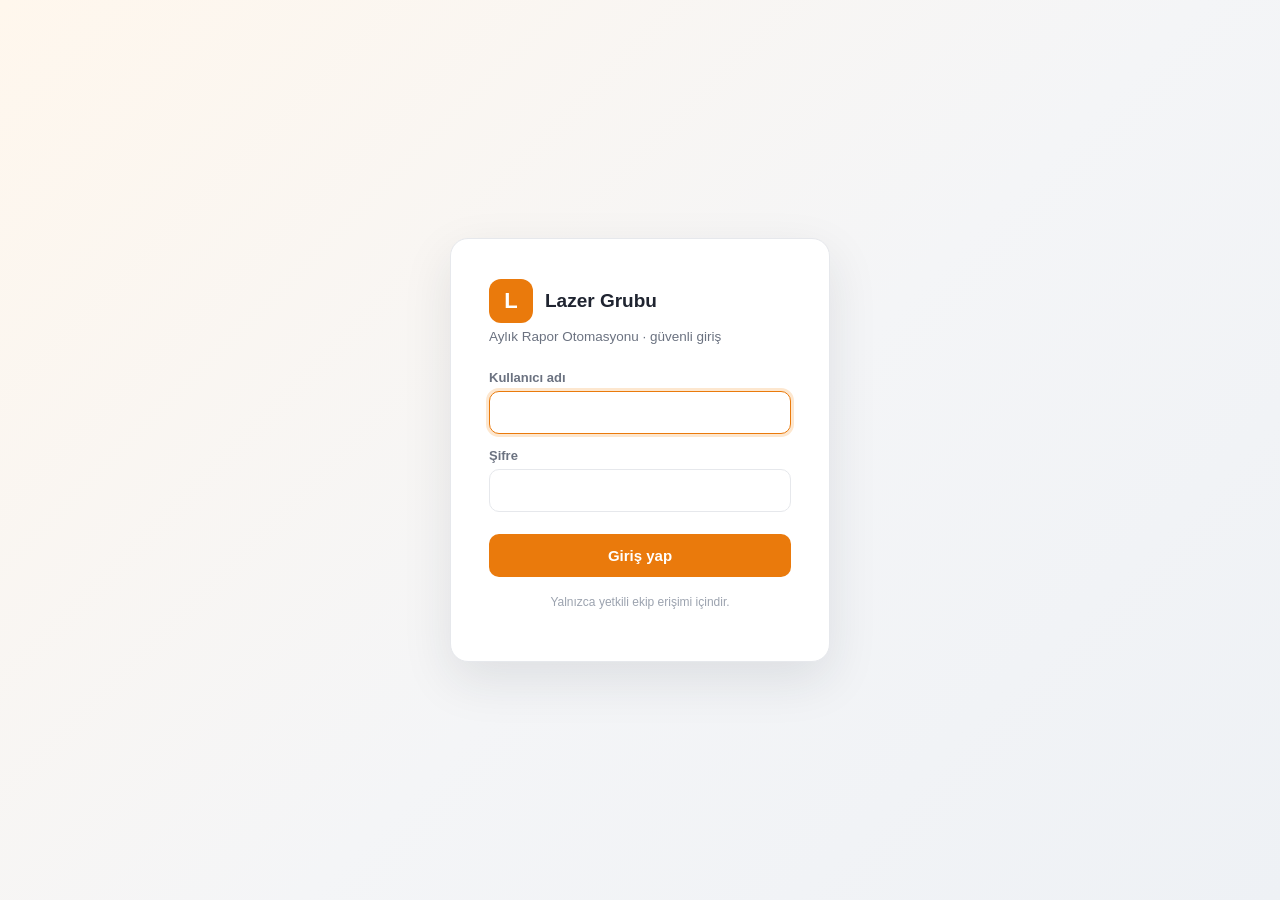
<file: templates/giris.html>
<!DOCTYPE html>
<html lang="tr">
<head>
<meta charset="utf-8">
<title>Giriş — Lazer Grubu</title>
<meta name="viewport" content="width=device-width, initial-scale=1">
<link rel="stylesheet" href="/static/css/giris.css">
</head>
<body>
<form class="kutu" id="form">
  <div class="marka"><div class="logo">L</div><b>Lazer Grubu</b></div>
  <p class="alt">Aylık Rapor Otomasyonu · güvenli giriş</p>
  <label for="kullanici">Kullanıcı adı</label>
  <input id="kullanici" autocomplete="username" autofocus>
  <label for="sifre">Şifre</label>
  <input id="sifre" type="password" autocomplete="current-password">
  <button type="submit" id="btn">Giriş yap</button>
  <div class="hata" id="hata"></div>
  <p class="ipuc">Yalnızca yetkili ekip erişimi içindir.</p>
</form>
<script src="/static/js/giris.js"></script>
</body>
</html>
</file>
<file: static/css/giris.css>
:root{--accent:#ea7a0c;--accent-dark:#b75e06;--ink:#1f2430;--gri:#6b7280;--cizgi:#e6e8ec}
*{box-sizing:border-box}
body{margin:0;font-family:-apple-system,BlinkMacSystemFont,"Segoe UI",Roboto,Arial,sans-serif;
  background:linear-gradient(135deg,#fff7ed 0%,#f4f5f7 55%,#eef1f5 100%);
  min-height:100vh;display:flex;align-items:center;justify-content:center;color:var(--ink)}
.kutu{background:#fff;border:1px solid var(--cizgi);border-radius:18px;padding:40px 38px;width:380px;
  box-shadow:0 18px 50px rgba(31,36,48,.10)}
.marka{display:flex;align-items:center;gap:12px;margin-bottom:6px}
.logo{width:44px;height:44px;border-radius:12px;background:var(--accent);display:flex;align-items:center;
  justify-content:center;color:#fff;font-weight:800;font-size:22px}
.marka b{font-size:19px}
.alt{color:var(--gri);font-size:13.5px;margin:0 0 26px}
label{display:block;font-size:13px;font-weight:600;color:var(--gri);margin:14px 0 6px}
input{width:100%;padding:12px 14px;border:1px solid var(--cizgi);border-radius:10px;font-size:15px}
input:focus{outline:none;border-color:var(--accent);box-shadow:0 0 0 3px #fde7cf}
button{width:100%;margin-top:22px;background:var(--accent);color:#fff;border:0;border-radius:10px;
  padding:13px;font-size:15px;font-weight:700;cursor:pointer;transition:background .15s}
button:hover{background:var(--accent-dark)}
button:disabled{opacity:.6;cursor:not-allowed}
.hata{background:#fde2e1;color:#b42318;border-radius:10px;padding:10px 12px;font-size:13.5px;
  margin-top:16px;display:none}
.ipuc{color:#9ca3af;font-size:12px;text-align:center;margin-top:18px}
</file>
